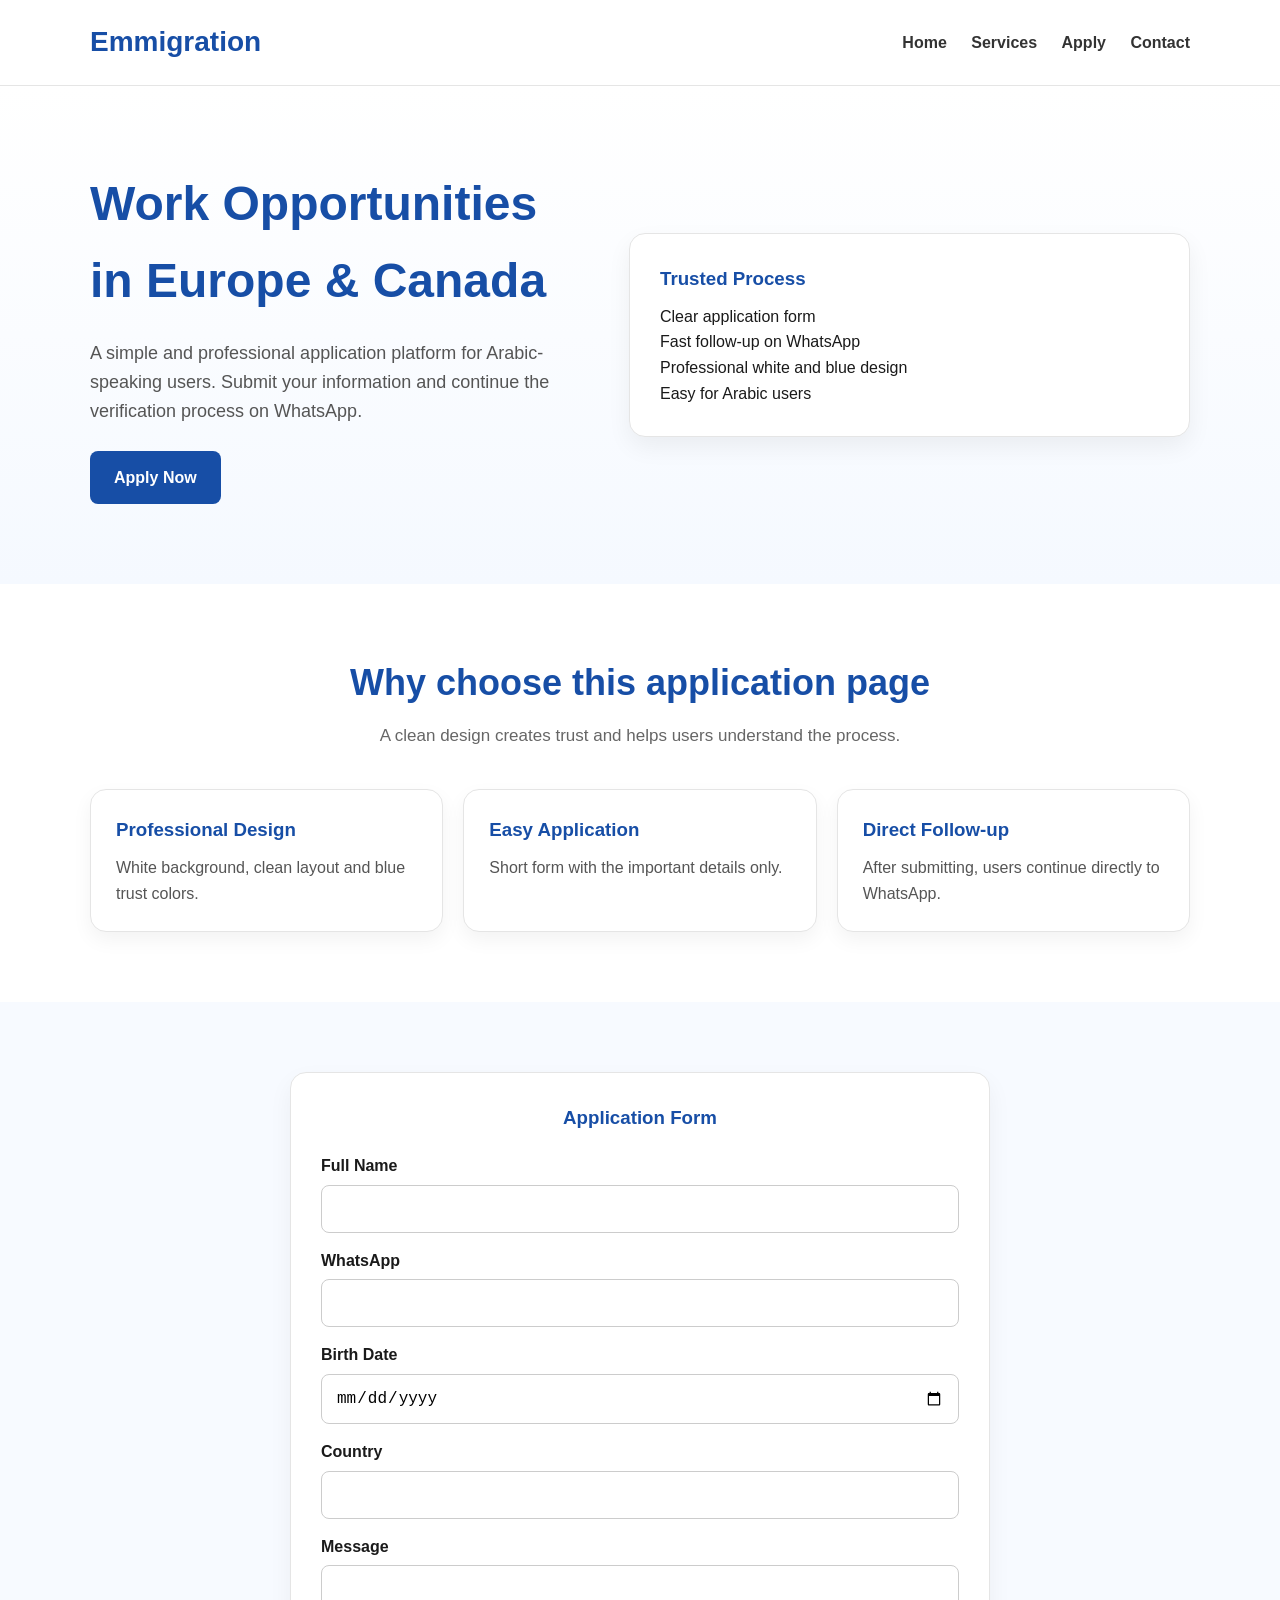
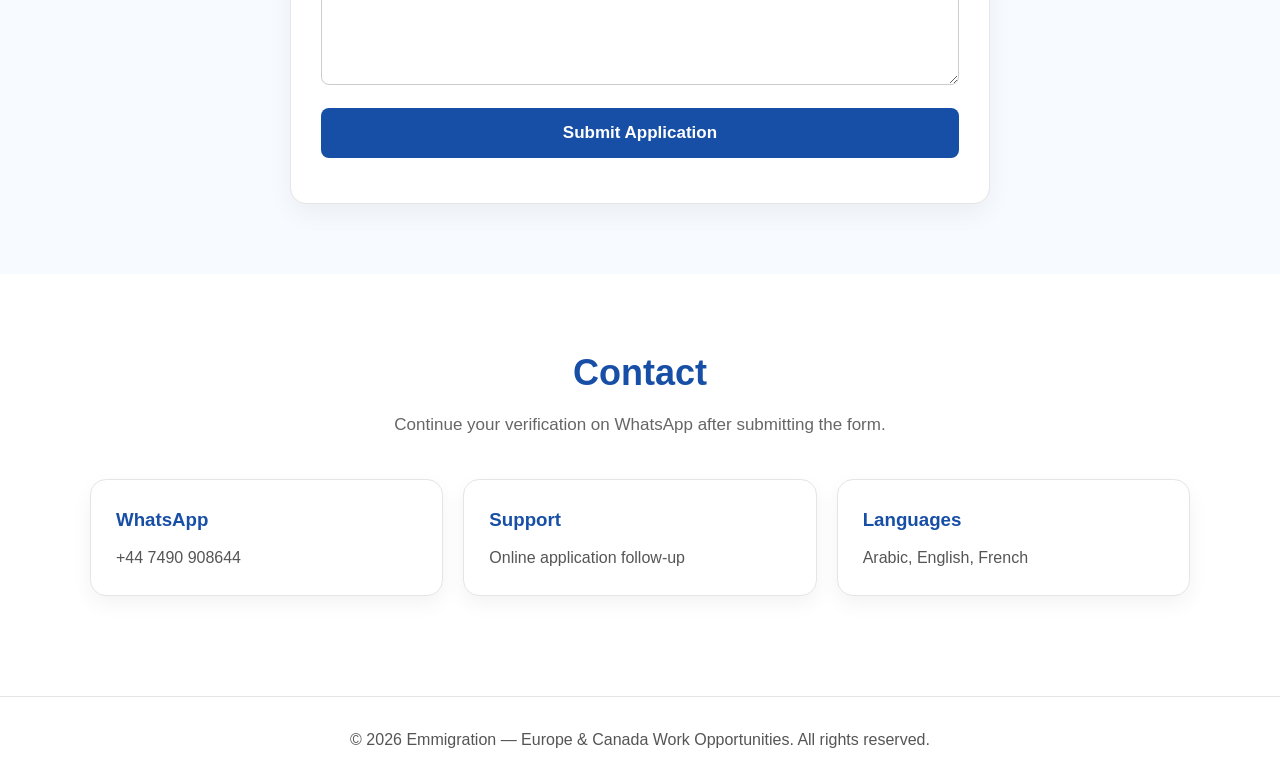
<file: index.html>
<!DOCTYPE html>
<html lang="en">
<head>
  <meta charset="UTF-8" />
  <meta name="viewport" content="width=device-width, initial-scale=1.0" />
  <title>Emmigration | Europe & Canada Work Opportunities</title>
  <meta name="description" content="Apply for work opportunities in Europe and Canada." />
  <style>
    * {
      margin: 0;
      padding: 0;
      box-sizing: border-box;
    }

    body {
      font-family: Arial, sans-serif;
      background: #ffffff;
      color: #1a1a1a;
      line-height: 1.6;
    }

    header {
      background: white;
      border-bottom: 1px solid #e5e5e5;
      padding: 20px 0;
    }

    .container {
      width: 90%;
      max-width: 1100px;
      margin: auto;
    }

    .nav {
      display: flex;
      justify-content: space-between;
      align-items: center;
    }

    .logo {
      font-size: 28px;
      font-weight: bold;
      color: #174ea6;
    }

    .nav a {
      text-decoration: none;
      color: #333;
      margin-left: 20px;
      font-weight: 600;
    }

    .hero {
      padding: 80px 0;
      background: linear-gradient(to bottom, #ffffff, #f5f9ff);
    }

    .hero-content {
      display: flex;
      flex-wrap: wrap;
      align-items: center;
      justify-content: space-between;
      gap: 40px;
    }

    .hero-text {
      flex: 1;
      min-width: 300px;
    }

    .hero-text h1 {
      font-size: 48px;
      color: #174ea6;
      margin-bottom: 20px;
    }

    .hero-text p {
      font-size: 18px;
      color: #555;
      margin-bottom: 25px;
    }

    .btn {
      display: inline-block;
      padding: 14px 24px;
      background: #174ea6;
      color: white;
      text-decoration: none;
      border-radius: 8px;
      font-weight: bold;
    }

    .hero-box {
      flex: 1;
      min-width: 280px;
      background: white;
      border: 1px solid #e5e5e5;
      padding: 30px;
      border-radius: 16px;
      box-shadow: 0 10px 25px rgba(0,0,0,0.06);
    }

    .hero-box h3 {
      color: #174ea6;
      margin-bottom: 10px;
    }

    .section {
      padding: 70px 0;
    }

    .section-title {
      text-align: center;
      margin-bottom: 40px;
    }

    .section-title h2 {
      font-size: 36px;
      color: #174ea6;
      margin-bottom: 10px;
    }

    .section-title p {
      color: #666;
      font-size: 17px;
    }

    .cards {
      display: grid;
      grid-template-columns: repeat(auto-fit, minmax(260px, 1fr));
      gap: 20px;
    }

    .card {
      background: white;
      border: 1px solid #e5e5e5;
      border-radius: 16px;
      padding: 25px;
      box-shadow: 0 8px 20px rgba(0,0,0,0.05);
    }

    .card h3 {
      color: #174ea6;
      margin-bottom: 10px;
    }

    .card p {
      color: #555;
    }

    .form-section {
      background: #f7faff;
    }

    form {
      background: white;
      padding: 30px;
      border-radius: 16px;
      border: 1px solid #e5e5e5;
      box-shadow: 0 10px 25px rgba(0,0,0,0.05);
      max-width: 700px;
      margin: auto;
    }

    form h3 {
      margin-bottom: 20px;
      color: #174ea6;
      text-align: center;
    }

    .field {
      margin-bottom: 15px;
    }

    .field label {
      display: block;
      margin-bottom: 6px;
      font-weight: bold;
    }

    .field input,
    .field textarea {
      width: 100%;
      padding: 14px;
      border: 1px solid #ccc;
      border-radius: 8px;
      font-size: 16px;
    }

    .field textarea {
      min-height: 120px;
      resize: vertical;
    }

    button {
      width: 100%;
      padding: 15px;
      background: #174ea6;
      color: white;
      border: none;
      border-radius: 8px;
      font-size: 17px;
      font-weight: bold;
      cursor: pointer;
    }

    button:hover {
      background: #123d82;
    }

    .status {
      margin-top: 15px;
      text-align: center;
      font-weight: bold;
    }

    footer {
      padding: 30px 0;
      text-align: center;
      color: #555;
      background: white;
      border-top: 1px solid #e5e5e5;
      margin-top: 30px;
    }
  </style>
</head>
<body>

  <header>
    <div class="container nav">
      <div class="logo">Emmigration</div>
      <div>
        <a href="#home">Home</a>
        <a href="#services">Services</a>
        <a href="#apply">Apply</a>
        <a href="#contact">Contact</a>
      </div>
    </div>
  </header>

  <section class="hero" id="home">
    <div class="container hero-content">
      <div class="hero-text">
        <h1>Work Opportunities in Europe & Canada</h1>
        <p>
          A simple and professional application platform for Arabic-speaking users.
          Submit your information and continue the verification process on WhatsApp.
        </p>
        <a href="#apply" class="btn">Apply Now</a>
      </div>

      <div class="hero-box">
        <h3>Trusted Process</h3>
        <p>Clear application form</p>
        <p>Fast follow-up on WhatsApp</p>
        <p>Professional white and blue design</p>
        <p>Easy for Arabic users</p>
      </div>
    </div>
  </section>

  <section class="section" id="services">
    <div class="container">
      <div class="section-title">
        <h2>Why choose this application page</h2>
        <p>A clean design creates trust and helps users understand the process.</p>
      </div>

      <div class="cards">
        <div class="card">
          <h3>Professional Design</h3>
          <p>White background, clean layout and blue trust colors.</p>
        </div>
        <div class="card">
          <h3>Easy Application</h3>
          <p>Short form with the important details only.</p>
        </div>
        <div class="card">
          <h3>Direct Follow-up</h3>
          <p>After submitting, users continue directly to WhatsApp.</p>
        </div>
      </div>
    </div>
  </section>

  <section class="section form-section" id="apply">
    <div class="container">
      <form id="leadForm">
        <h3>Application Form</h3>

        <div class="field">
          <label for="fullName">Full Name</label>
          <input type="text" id="fullName" name="fullName" required>
        </div>

        <div class="field">
          <label for="whatsapp">WhatsApp</label>
          <input type="text" id="whatsapp" name="whatsapp" required>
        </div>

        <div class="field">
          <label for="birthDate">Birth Date</label>
          <input type="date" id="birthDate" name="birthDate" required>
        </div>

        <div class="field">
          <label for="country">Country</label>
          <input type="text" id="country" name="country" required>
        </div>

        <div class="field">
          <label for="message">Message</label>
          <textarea id="message" name="message"></textarea>
        </div>

        <button type="submit">Submit Application</button>
        <div class="status" id="status"></div>
      </form>
    </div>
  </section>

  <section class="section" id="contact">
    <div class="container">
      <div class="section-title">
        <h2>Contact</h2>
        <p>Continue your verification on WhatsApp after submitting the form.</p>
      </div>

      <div class="cards">
        <div class="card">
          <h3>WhatsApp</h3>
          <p>+44 7490 908644</p>
        </div>
        <div class="card">
          <h3>Support</h3>
          <p>Online application follow-up</p>
        </div>
        <div class="card">
          <h3>Languages</h3>
          <p>Arabic, English, French</p>
        </div>
      </div>
    </div>
  </section>

  <footer>
    <div class="container">
      © 2026 Emmigration — Europe & Canada Work Opportunities. All rights reserved.
    </div>
  </footer>

  <script>
    const SCRIPT_URL = "https://script.google.com/macros/s/AKfycbwwdT5vVl_AQR3xioGW7j0j7FN7FcnMZtJ8o-Nf7b2tSdXFbt0GKNSW4FDAy_kRMAilpQ/exec";

    document.getElementById("leadForm").addEventListener("submit", async function(e) {
      e.preventDefault();

      const status = document.getElementById("status");
      status.textContent = "Sending...";

      const payload = {
        fullName: document.getElementById("fullName").value,
        whatsapp: document.getElementById("whatsapp").value,
        birthDate: document.getElementById("birthDate").value,
        country: document.getElementById("country").value,
        message: document.getElementById("message").value
      };

      try {
        const response = await fetch(SCRIPT_URL, {
          method: "POST",
          headers: {
            "Content-Type": "application/json"
          },
          body: JSON.stringify(payload)
        });

        const result = await response.json();

        if (result.success) {
          status.textContent = "Application sent successfully";
          window.location.href = "success.html";
        } else {
          status.textContent = "Submission failed";
        }
      } catch (error) {
        status.textContent = "Error sending form";
      }
    });
  </script>

</body>
</html>
</file>
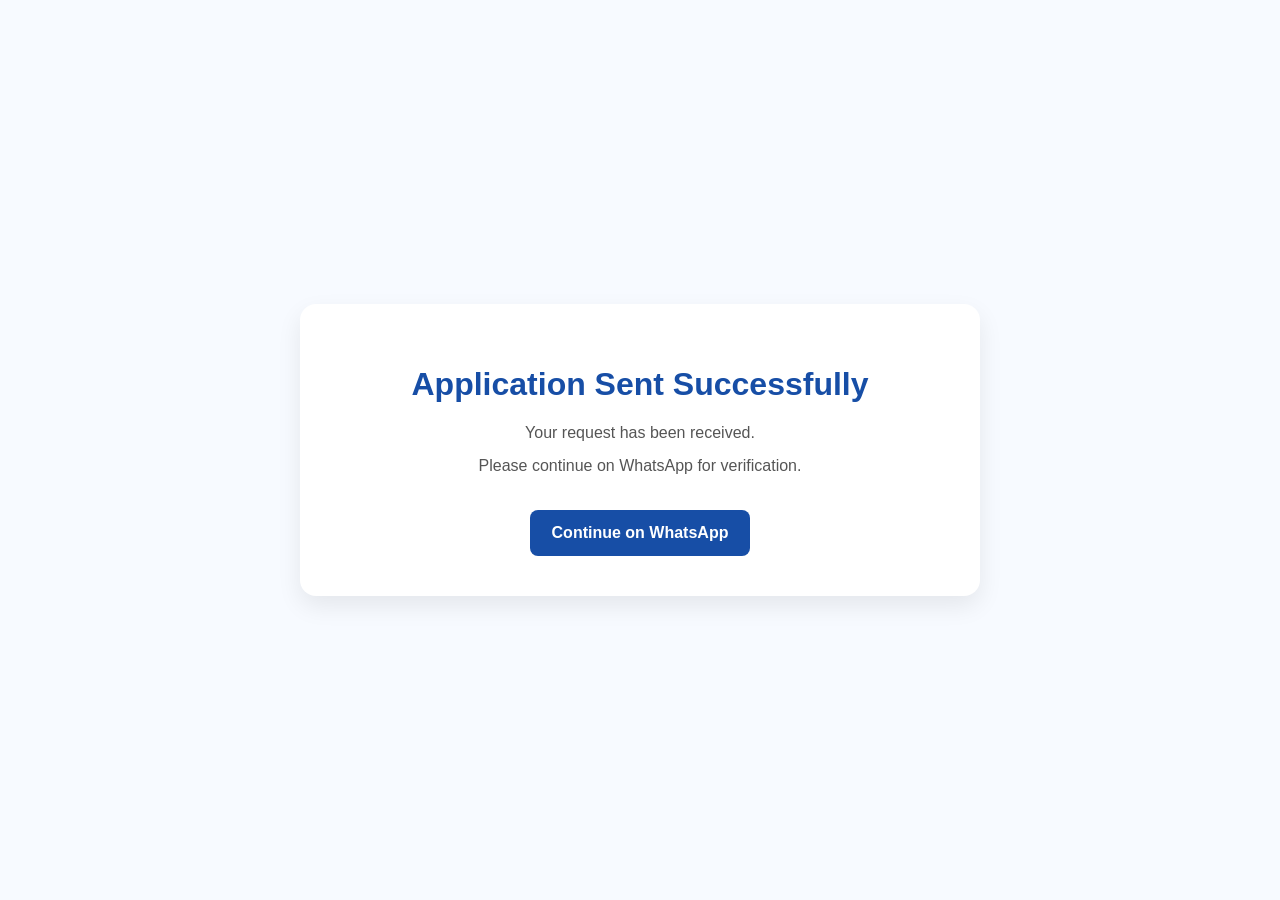
<file: success.html>
<!DOCTYPE html>
<html lang="en">
<head>
  <meta charset="UTF-8">
  <meta name="viewport" content="width=device-width, initial-scale=1.0">
  <title>Success</title>
  <style>
    body {
      font-family: Arial, sans-serif;
      background: #f7faff;
      display: flex;
      justify-content: center;
      align-items: center;
      min-height: 100vh;
      margin: 0;
    }
    .box {
      background: white;
      padding: 40px;
      border-radius: 16px;
      text-align: center;
      box-shadow: 0 10px 25px rgba(0,0,0,0.08);
      max-width: 600px;
      width: 90%;
    }
    h1 {
      color: #174ea6;
    }
    p {
      color: #555;
      margin: 15px 0;
    }
    a {
      display: inline-block;
      margin-top: 20px;
      padding: 14px 22px;
      background: #174ea6;
      color: white;
      text-decoration: none;
      border-radius: 8px;
      font-weight: bold;
    }
  </style>
</head>
<body>
  <div class="box">
    <h1>Application Sent Successfully</h1>
    <p>Your request has been received.</p>
    <p>Please continue on WhatsApp for verification.</p>
    <a href="https://wa.me/447490908644" target="_blank">Continue on WhatsApp</a>
  </div>
</body>
</html>
</file>
